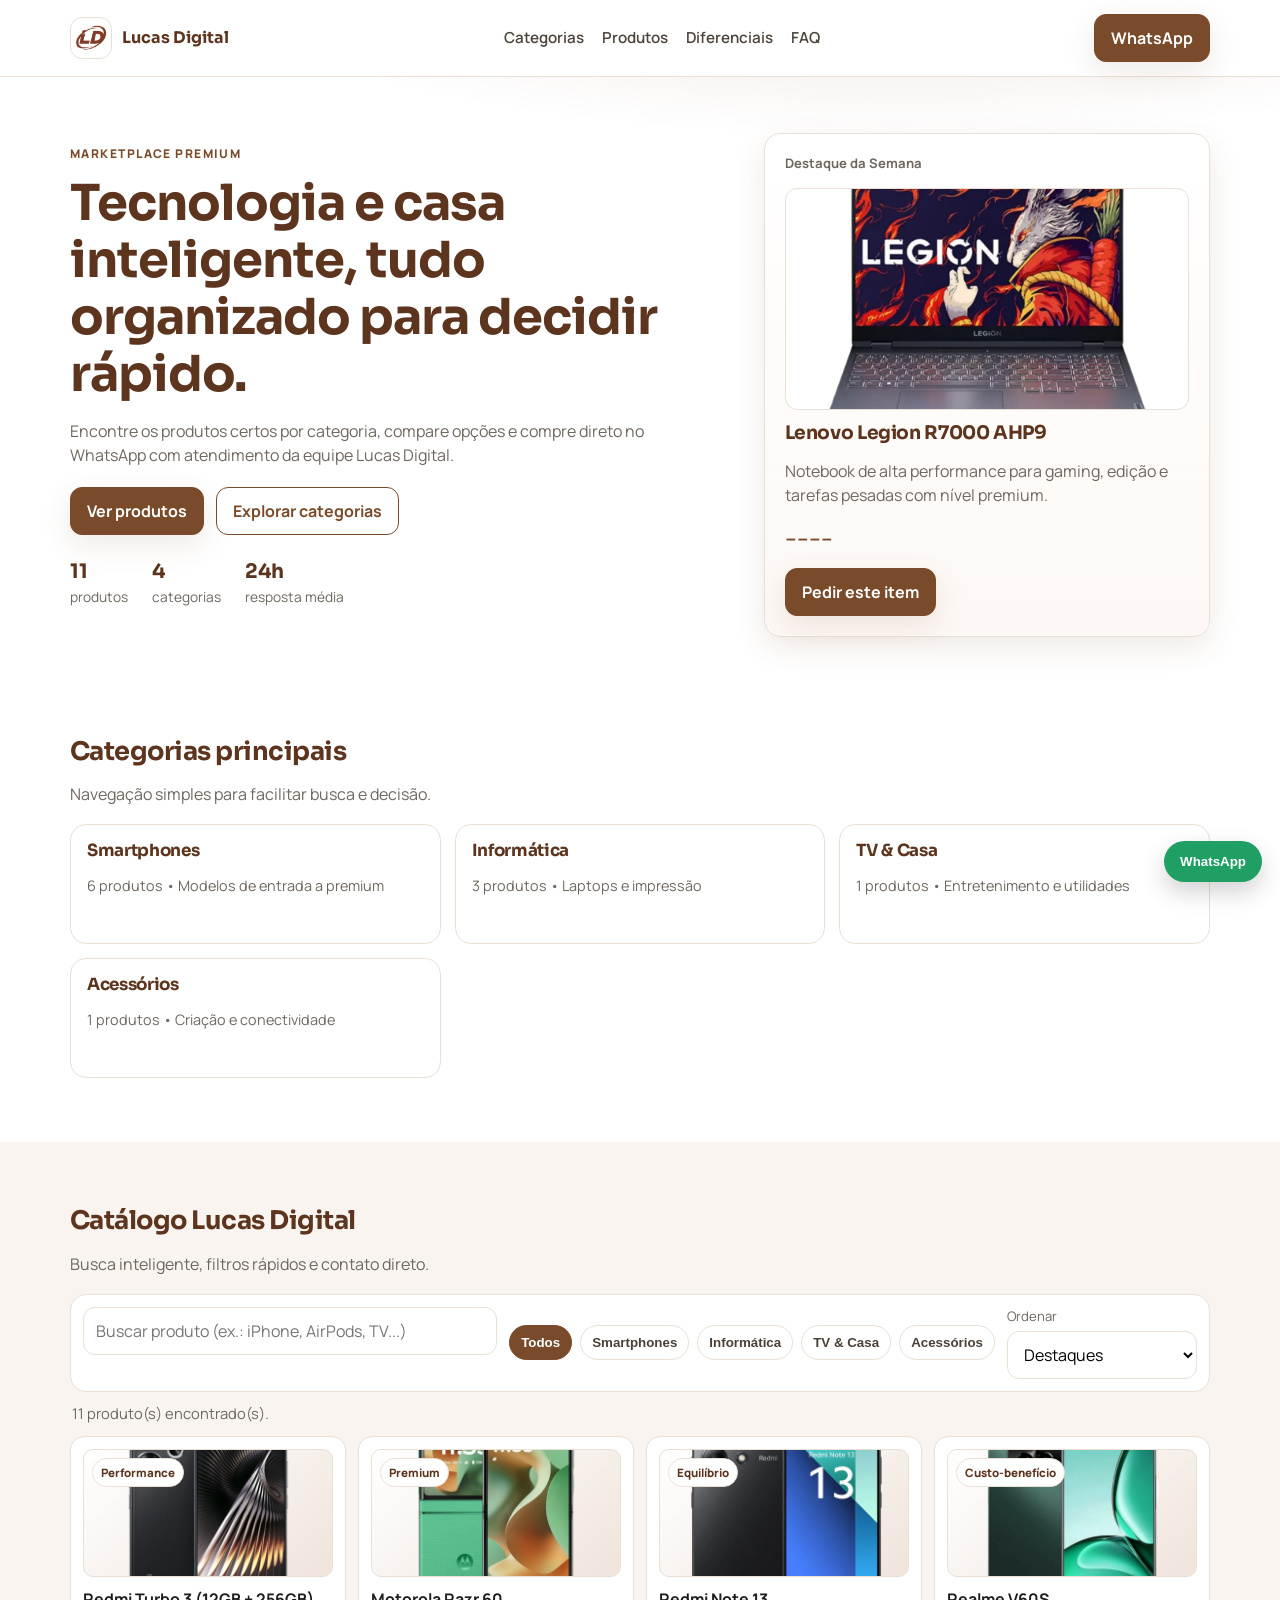
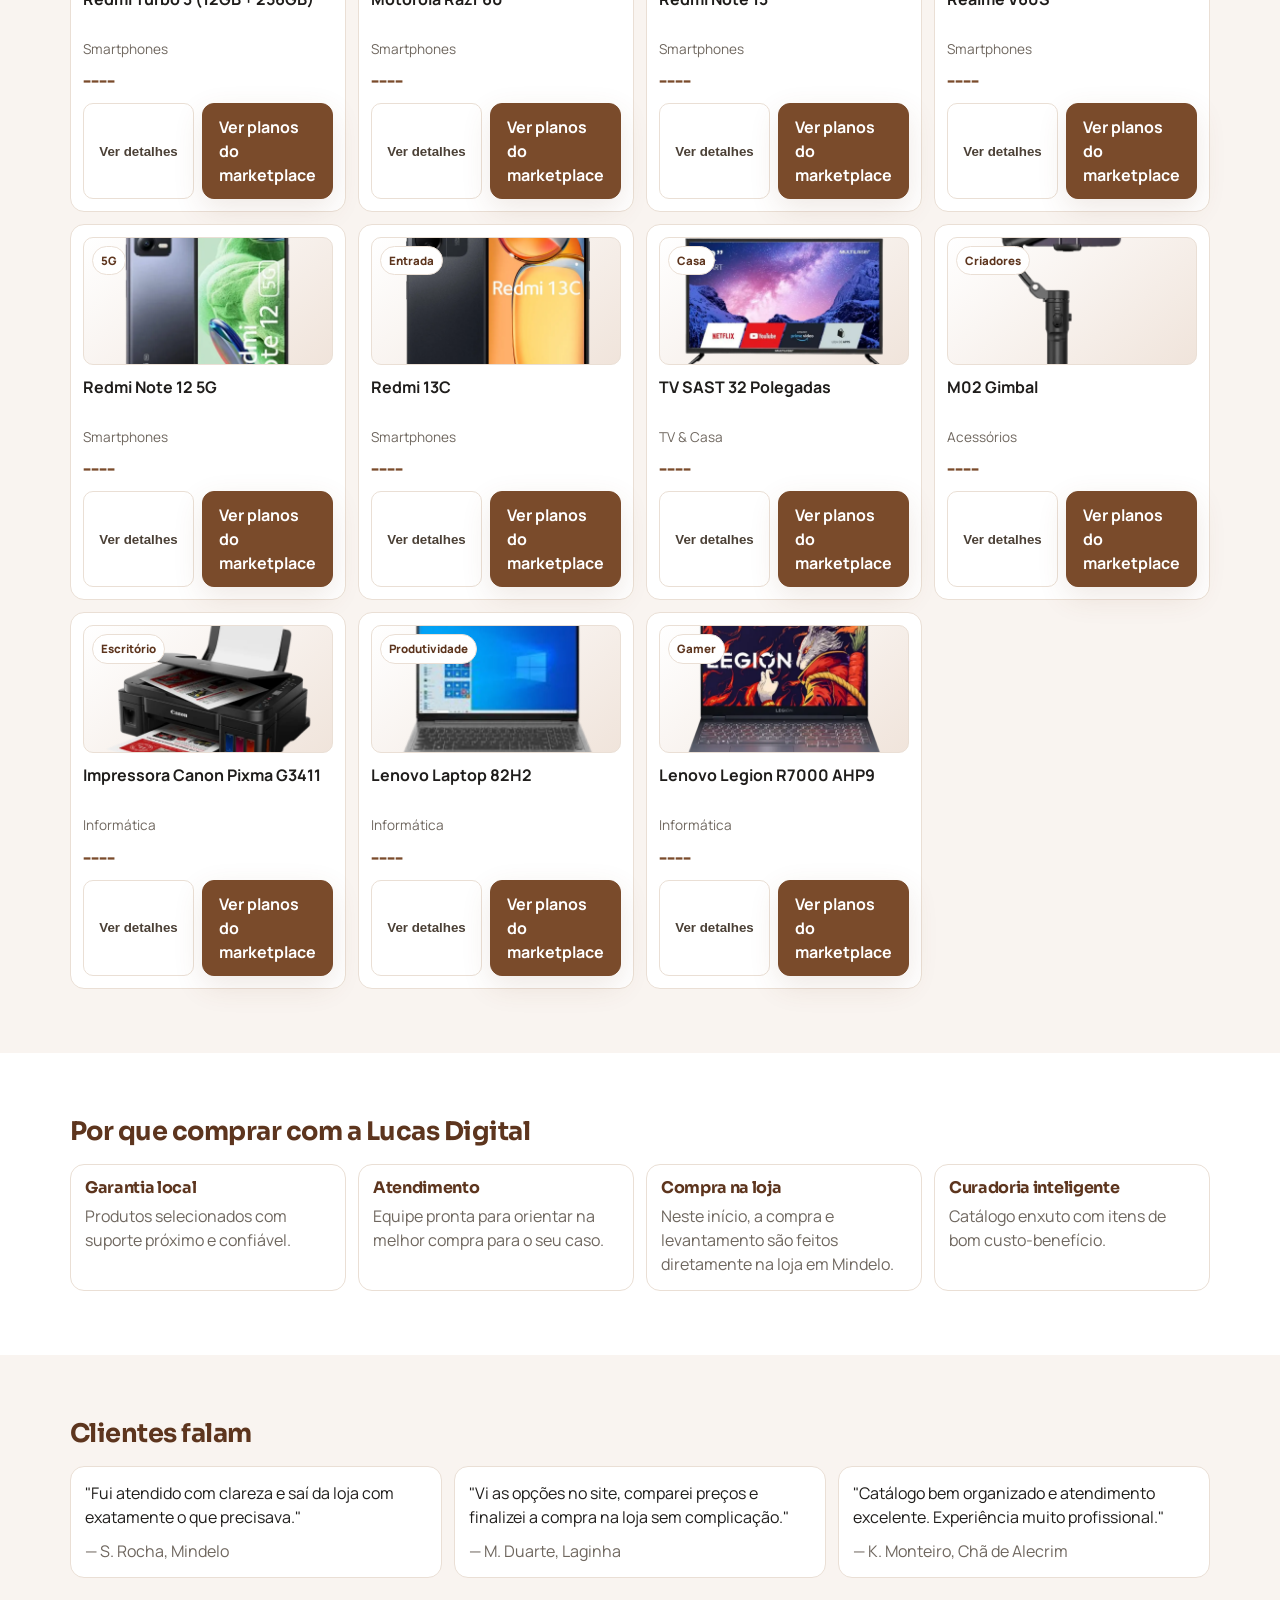
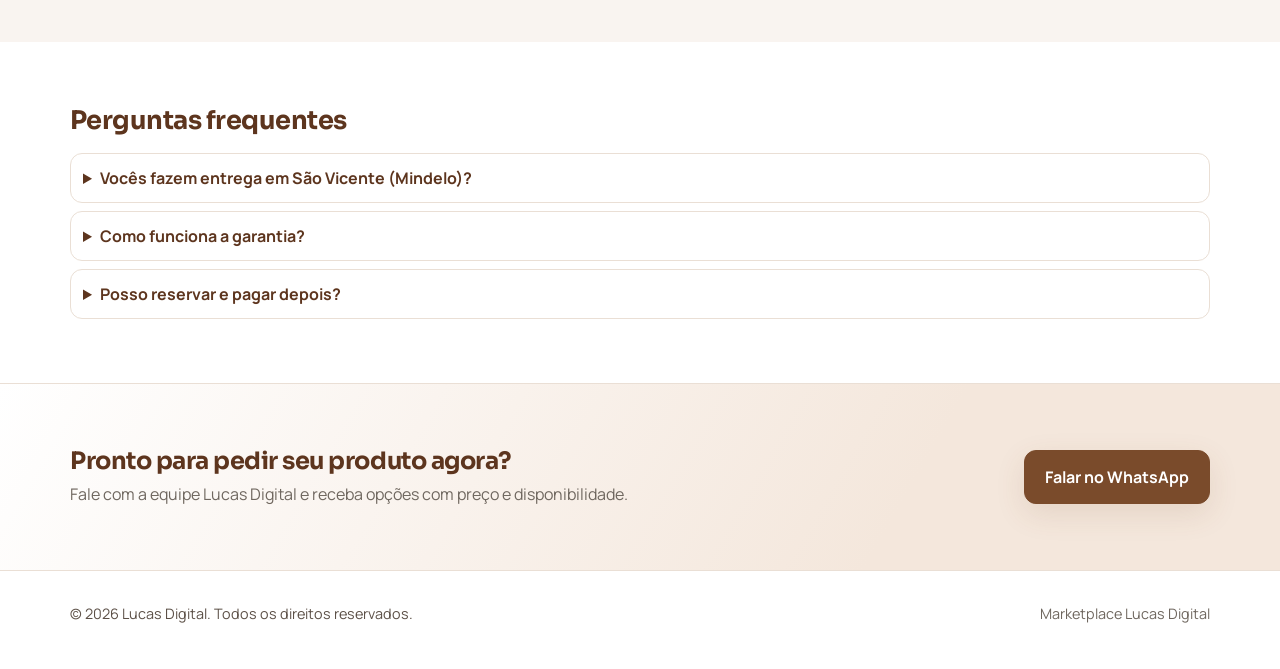
<file: index.html>
﻿<!doctype html>
<html lang="pt-BR">
<head>
  <meta charset="utf-8" />
  <meta name="viewport" content="width=device-width, initial-scale=1" />
  <title>Lucas Digital | Marketplace Premium</title>
  <meta name="description" content="Marketplace premium da Lucas Digital com eletrônicos, acessórios e casa inteligente." />
  <link rel="preconnect" href="https://fonts.googleapis.com">
  <link rel="preconnect" href="https://fonts.gstatic.com" crossorigin>
  <link href="https://fonts.googleapis.com/css2?family=Sora:wght@400;500;600;700;800&family=Manrope:wght@400;500;700&display=swap" rel="stylesheet">
  <link rel="stylesheet" href="./styles.css" />
</head>
<body>
  <header class="topbar">
    <div class="container nav">
      <a href="#" class="brand" aria-label="Lucas Digital Home">
        <img class="brand-logo" src="./assets/brand/logo-lucas-digital.webp" alt="Logo Lucas Digital" loading="eager" decoding="async" />
        <span class="brand-name">Lucas Digital</span>
      </a>
      <nav class="menu" aria-label="Navegação principal">
        <a href="#categorias">Categorias</a>
        <a href="#produtos">Produtos</a>
        <a href="#diferenciais">Diferenciais</a>
        <a href="#faq">FAQ</a>
      </nav>
      <a class="btn btn-solid" id="waTop" href="#" target="_blank" rel="noopener">WhatsApp</a>
    </div>
  </header>

  <main>
    <section class="hero">
      <div class="container hero-grid">
        <div>
          <p class="eyebrow">MARKETPLACE PREMIUM</p>
          <h1>Tecnologia e casa inteligente, tudo organizado para decidir rápido.</h1>
          <p class="lead">Encontre os produtos certos por categoria, compare opções e compre direto no WhatsApp com atendimento da equipe Lucas Digital.</p>
          <div class="hero-actions">
            <a href="#produtos" class="btn btn-solid">Ver produtos</a>
            <a href="#categorias" class="btn btn-ghost">Explorar categorias</a>
          </div>
          <ul class="mini-stats">
            <li><strong id="statProducts">0</strong><span>produtos</span></li>
            <li><strong>4</strong><span>categorias</span></li>
            <li><strong>24h</strong><span>resposta média</span></li>
          </ul>
        </div>
        <aside class="hero-card" aria-label="Destaque da semana">
          <p class="card-label">Destaque da Semana</p>
          <div class="hero-card-media">
            <img src="./assets/products/Lenovo Legion R7000 AHP9.webp" alt="Lenovo Legion R7000 AHP9" loading="lazy" decoding="async" />
          </div>
          <h3>Lenovo Legion R7000 AHP9</h3>
          <p>Notebook de alta performance para gaming, edição e tarefas pesadas com nível premium.</p>
          <div class="hero-price">----</div>
          <a id="waHighlight" href="#" class="btn btn-solid" target="_blank" rel="noopener">Pedir este item</a>
        </aside>
      </div>
    </section>

    <section id="categorias" class="section">
      <div class="container">
        <div class="section-head">
          <h2>Categorias principais</h2>
          <p>Navegação simples para facilitar busca e decisão.</p>
        </div>
        <div class="category-grid" id="categoryGrid"></div>
      </div>
    </section>

    <section id="produtos" class="section section-soft">
      <div class="container">
        <div class="section-head">
          <h2>Catálogo Lucas Digital</h2>
          <p>Busca inteligente, filtros rápidos e contato direto.</p>
        </div>

        <div class="toolbar" role="region" aria-label="Filtros e busca">
          <div class="search-wrap">
            <input id="searchInput" type="search" placeholder="Buscar produto (ex.: iPhone, AirPods, TV...)" />
          </div>
          <div class="filters" id="filterButtons"></div>
          <div class="sort-wrap">
            <label for="sortSelect">Ordenar</label>
            <select id="sortSelect">
              <option value="featured">Destaques</option>
              <option value="price-asc">Menor preço</option>
              <option value="price-desc">Maior preço</option>
              <option value="name-asc">Nome A-Z</option>
            </select>
          </div>
        </div>

        <div class="result-line" id="resultLine"></div>
        <div class="products-grid" id="productsGrid"></div>
      </div>
    </section>

    <section id="diferenciais" class="section">
      <div class="container">
        <div class="section-head">
          <h2>Por que comprar com a Lucas Digital</h2>
        </div>
        <div class="trust-grid">
          <article><h3>Garantia local</h3><p>Produtos selecionados com suporte próximo e confiável.</p></article>
          <article><h3>Atendimento</h3><p>Equipe pronta para orientar na melhor compra para o seu caso.</p></article>
          <article><h3>Compra na loja</h3><p>Neste início, a compra e levantamento são feitos diretamente na loja em Mindelo.</p></article>
          <article><h3>Curadoria inteligente</h3><p>Catálogo enxuto com itens de bom custo-benefício.</p></article>
        </div>
      </div>
    </section>

    <section class="section section-soft">
      <div class="container">
        <div class="section-head">
          <h2>Clientes falam</h2>
        </div>
        <div class="reviews-grid">
          <blockquote>"Fui atendido com clareza e saí da loja com exatamente o que precisava."<cite>— S. Rocha, Mindelo</cite></blockquote>
          <blockquote>"Vi as opções no site, comparei preços e finalizei a compra na loja sem complicação."<cite>— M. Duarte, Laginha</cite></blockquote>
          <blockquote>"Catálogo bem organizado e atendimento excelente. Experiência muito profissional."<cite>— K. Monteiro, Chã de Alecrim</cite></blockquote>
        </div>
      </div>
    </section>

    <section id="faq" class="section">
      <div class="container">
        <div class="section-head">
          <h2>Perguntas frequentes</h2>
        </div>
        <div class="faq">
          <details>
            <summary>Vocês fazem entrega em São Vicente (Mindelo)?</summary>
            <p>Neste momento, não fazemos entrega. A compra e levantamento são diretamente na loja em Mindelo.</p>
          </details>
          <details>
            <summary>Como funciona a garantia?</summary>
            <p>Itens selecionados possuem garantia local e suporte via WhatsApp com orientações claras.</p>
          </details>
          <details>
            <summary>Posso reservar e pagar depois?</summary>
            <p>Sim, em muitos casos é possível reservar por um período curto. Confirmamos condições no atendimento.</p>
          </details>
        </div>
      </div>
    </section>

    <section class="section cta-band">
      <div class="container cta-row">
        <div>
          <h2>Pronto para pedir seu produto agora?</h2>
          <p>Fale com a equipe Lucas Digital e receba opções com preço e disponibilidade.</p>
        </div>
        <a id="waBottom" class="btn btn-solid btn-lg" href="#" target="_blank" rel="noopener">Falar no WhatsApp</a>
      </div>
    </section>
  </main>

  <footer class="footer">
    <div class="container footer-row">
      <p>© <span id="year"></span> Lucas Digital. Todos os direitos reservados.</p>
      <p class="muted">Marketplace Lucas Digital</p>
    </div>
  </footer>

  <button id="waFloat" class="wa-float" aria-label="Abrir WhatsApp">WhatsApp</button>

  <dialog id="productModal" class="product-modal">
    <form method="dialog">
      <button class="modal-close" aria-label="Fechar">×</button>
    </form>
    <div id="modalContent"></div>
  </dialog>

  <script src="./script.js"></script>
</body>
</html>
</file>
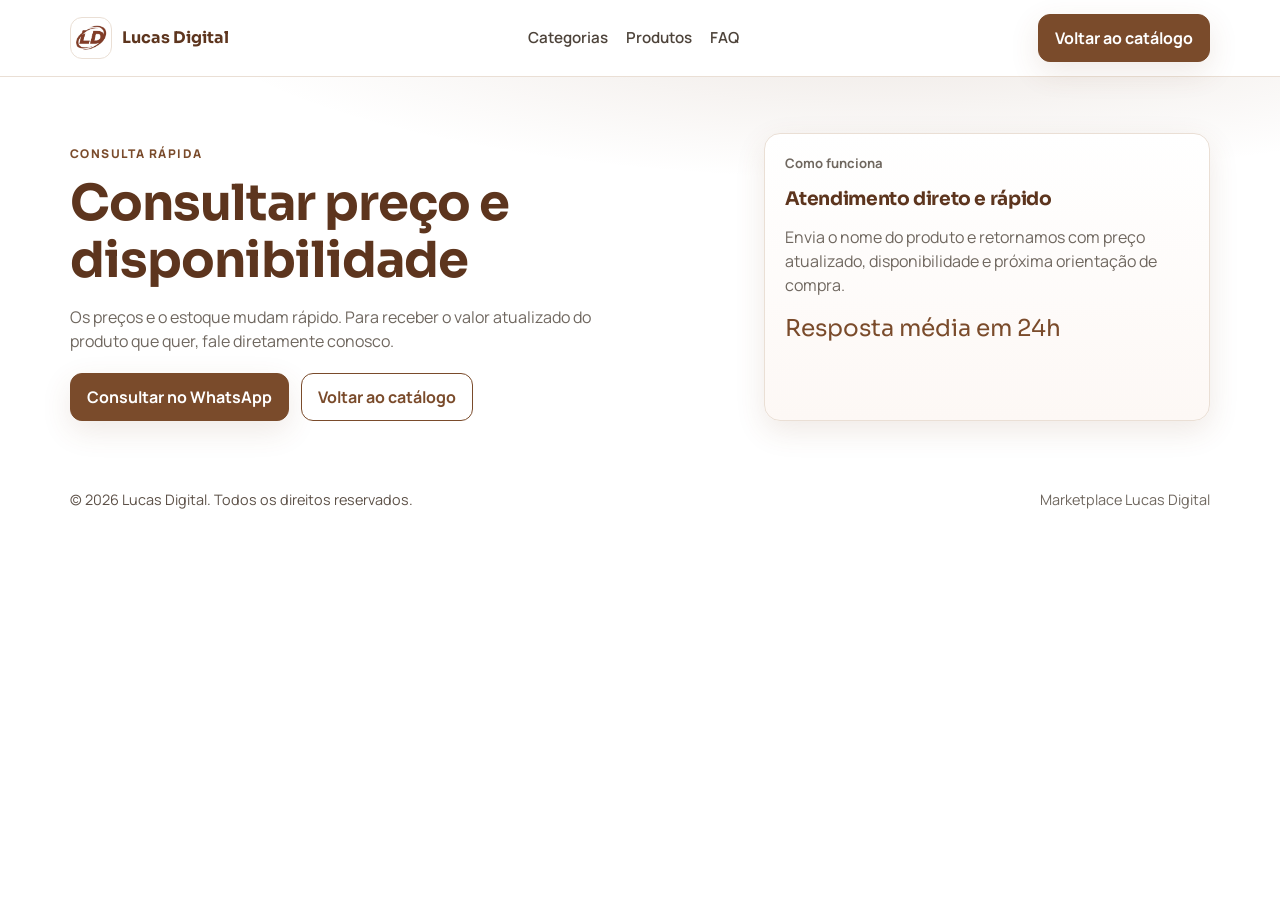
<file: consultar-precos.html>
﻿<!doctype html>
<html lang="pt-BR">
<head>
  <meta charset="utf-8" />
  <meta name="viewport" content="width=device-width, initial-scale=1" />
  <title>Lucas Digital | Consultar preços</title>
  <meta name="description" content="Consulte disponibilidade e preços atualizados dos produtos da Lucas Digital." />
  <link rel="preconnect" href="https://fonts.googleapis.com">
  <link rel="preconnect" href="https://fonts.gstatic.com" crossorigin>
  <link href="https://fonts.googleapis.com/css2?family=Sora:wght@400;500;600;700;800&family=Manrope:wght@400;500;700&display=swap" rel="stylesheet">
  <link rel="stylesheet" href="./styles.css" />
</head>
<body>
  <header class="topbar">
    <div class="container nav">
      <a href="./index.html" class="brand" aria-label="Lucas Digital Home">
        <img class="brand-logo" src="./assets/brand/logo-lucas-digital.webp" alt="Logo Lucas Digital" loading="eager" decoding="async" />
        <span class="brand-name">Lucas Digital</span>
      </a>
      <nav class="menu" aria-label="Navegação principal">
        <a href="./index.html#categorias">Categorias</a>
        <a href="./index.html#produtos">Produtos</a>
        <a href="./index.html#faq">FAQ</a>
      </nav>
      <a class="btn btn-solid" href="./index.html">Voltar ao catálogo</a>
    </div>
  </header>

  <main>
    <section class="hero">
      <div class="container hero-grid">
        <div>
          <p class="eyebrow">CONSULTA RÁPIDA</p>
          <h1>Consultar preço e disponibilidade</h1>
          <p class="lead">Os preços e o estoque mudam rápido. Para receber o valor atualizado do produto que quer, fale diretamente conosco.</p>
          <div class="hero-actions">
            <a class="btn btn-solid" target="_blank" rel="noopener" href="https://wa.me/2389554721?text=Ol%C3%A1%2C%20tenho%20interesse%20nos%20produtos%20da%20Lucas%20Digital%20e%20quero%20consultar%20pre%C3%A7os%20e%20disponibilidade.">Consultar no WhatsApp</a>
            <a class="btn btn-ghost" href="./index.html">Voltar ao catálogo</a>
          </div>
        </div>
        <aside class="hero-card" aria-label="Como funciona">
          <p class="card-label">Como funciona</p>
          <h3>Atendimento direto e rápido</h3>
          <p>Envia o nome do produto e retornamos com preço atualizado, disponibilidade e próxima orientação de compra.</p>
          <div class="hero-price">Resposta média em 24h</div>
        </aside>
      </div>
    </section>
  </main>

  <footer class="footer">
    <div class="container footer-row">
      <p>© <span id="year"></span> Lucas Digital. Todos os direitos reservados.</p>
      <p class="muted">Marketplace Lucas Digital</p>
    </div>
  </footer>

  <script>
    document.getElementById('year').textContent = new Date().getFullYear();
  </script>
</body>
</html>
</file>
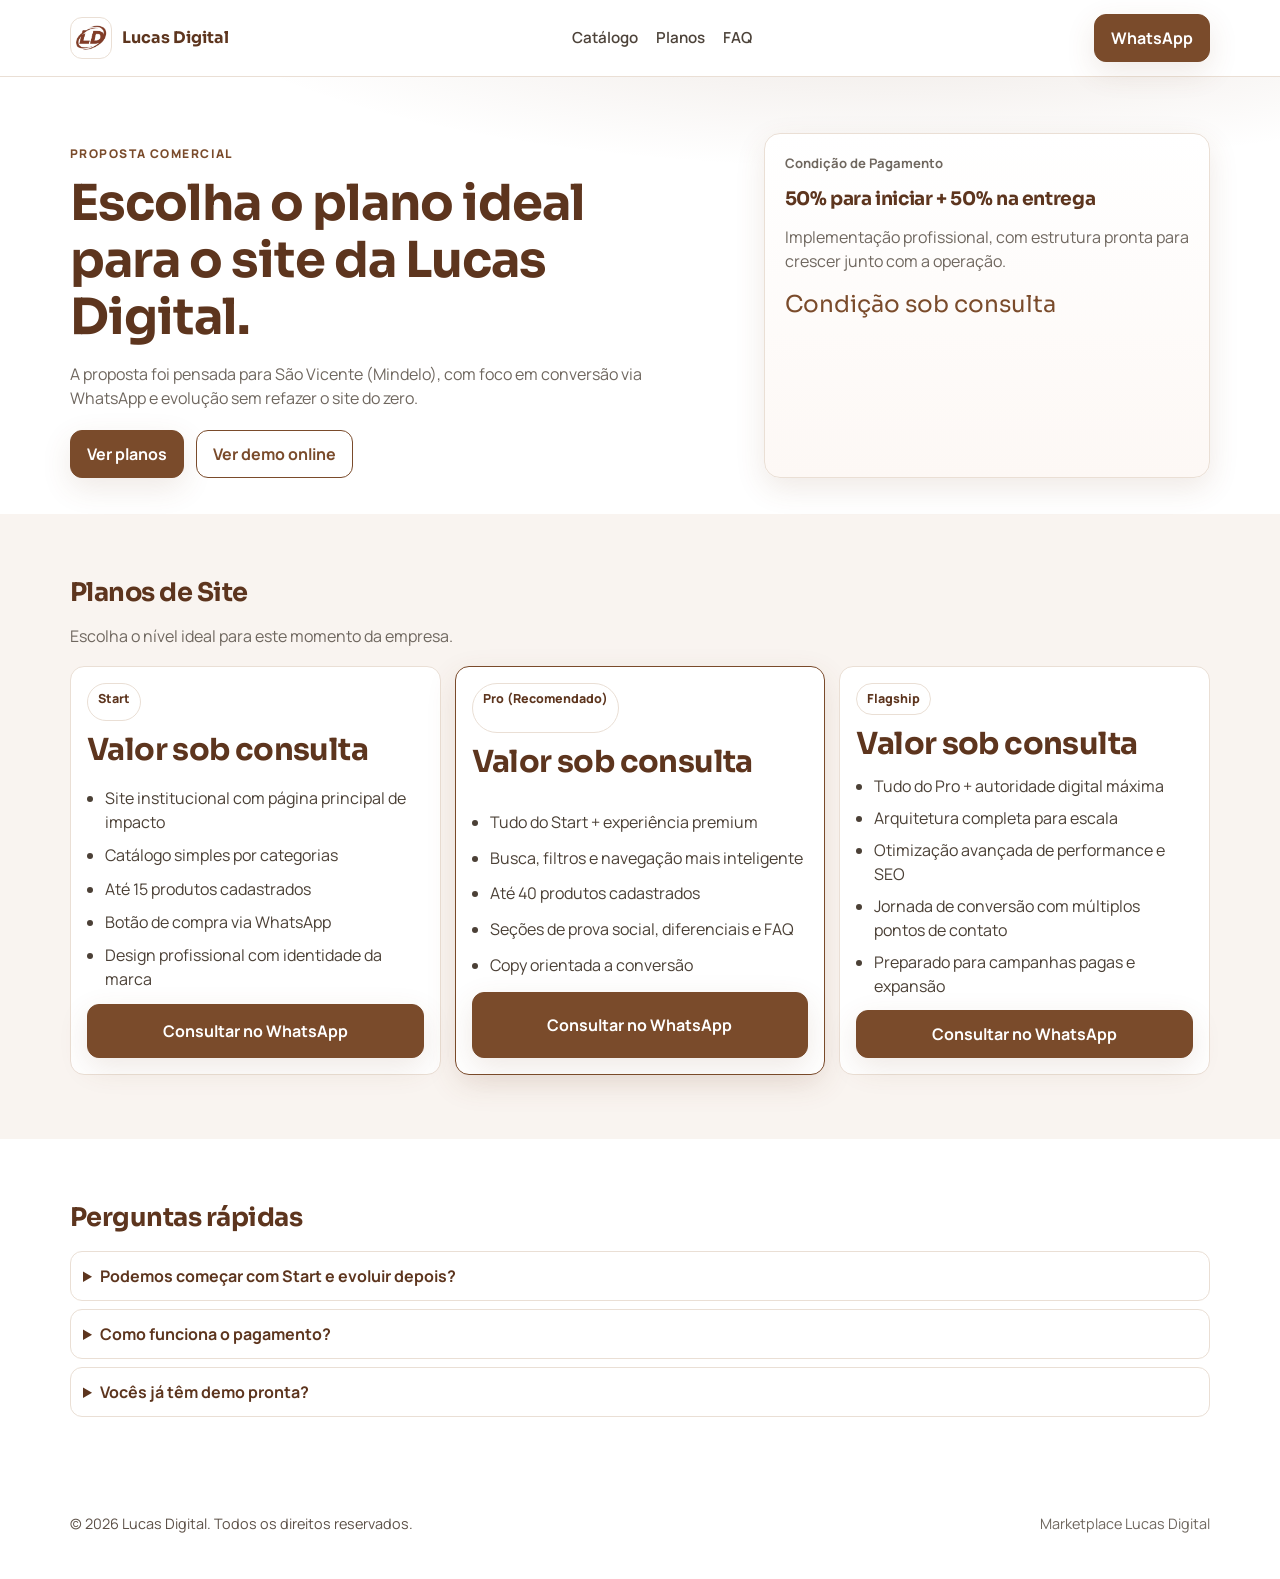
<file: planos.html>
﻿<!doctype html>
<html lang="pt-BR">
<head>
  <meta charset="utf-8" />
  <meta name="viewport" content="width=device-width, initial-scale=1" />
  <title>Lucas Digital | Planos de Site</title>
  <meta name="description" content="Escolha o plano ideal de site para a Lucas Digital: Start, Pro ou Flagship." />
  <link rel="preconnect" href="https://fonts.googleapis.com">
  <link rel="preconnect" href="https://fonts.gstatic.com" crossorigin>
  <link href="https://fonts.googleapis.com/css2?family=Sora:wght@400;500;600;700;800&family=Manrope:wght@400;500;700&display=swap" rel="stylesheet">
  <link rel="stylesheet" href="./styles.css" />
</head>
<body>
  <header class="topbar">
    <div class="container nav">
      <a href="./index.html" class="brand" aria-label="Lucas Digital Home">
        <img class="brand-logo" src="./assets/brand/logo-lucas-digital.webp" alt="Logo Lucas Digital" loading="eager" decoding="async" />
        <span class="brand-name">Lucas Digital</span>
      </a>
      <nav class="menu" aria-label="Navegação principal">
        <a href="./index.html#produtos">Catálogo</a>
        <a href="#planos">Planos</a>
        <a href="#faq-planos">FAQ</a>
      </nav>
      <a class="btn btn-solid" href="https://wa.me/2389554721?text=Ol%C3%A1%20Fabr%C3%ADcio%20Tanaia!%20Quero%20falar%20sobre%20o%20site." target="_blank" rel="noopener">WhatsApp</a>
    </div>
  </header>

  <main>
    <section class="hero">
      <div class="container hero-grid">
        <div>
          <p class="eyebrow">PROPOSTA COMERCIAL</p>
          <h1>Escolha o plano ideal para o site da Lucas Digital.</h1>
          <p class="lead">A proposta foi pensada para São Vicente (Mindelo), com foco em conversão via WhatsApp e evolução sem refazer o site do zero.</p>
          <div class="hero-actions">
            <a href="#planos" class="btn btn-solid">Ver planos</a>
            <a href="./index.html" class="btn btn-ghost">Ver demo online</a>
          </div>
        </div>
        <aside class="hero-card" aria-label="Condição comercial">
          <p class="card-label">Condição de Pagamento</p>
          <h3>50% para iniciar + 50% na entrega</h3>
          <p>Implementação profissional, com estrutura pronta para crescer junto com a operação.</p>
          <div class="hero-price">Condição sob consulta</div>
        </aside>
      </div>
    </section>

    <section id="planos" class="section section-soft">
      <div class="container">
        <div class="section-head">
          <h2>Planos de Site</h2>
          <p>Escolha o nível ideal para este momento da empresa.</p>
        </div>

        <div class="pricing-grid">
          <article class="pricing-card">
            <p class="pricing-tag">Start</p>
            <h3>Valor sob consulta</h3>
            <ul class="pricing-list">
              <li>Site institucional com página principal de impacto</li>
              <li>Catálogo simples por categorias</li>
              <li>Até 15 produtos cadastrados</li>
              <li>Botão de compra via WhatsApp</li>
              <li>Design profissional com identidade da marca</li>
            </ul>
            <a class="btn btn-solid" target="_blank" rel="noopener" href="https://wa.me/2389554721?text=Ol%C3%A1%20Fabr%C3%ADcio%20Tanaia!%20Vi%20os%20planos%20do%20marketplace%20e%20quero%20consultar%20a%20melhor%20op%C3%A7%C3%A3o%20para%20a%20Lucas%20Digital.">Consultar no WhatsApp</a>
          </article>

          <article class="pricing-card pricing-card-featured">
            <p class="pricing-tag">Pro (Recomendado)</p>
            <h3>Valor sob consulta</h3>
            <ul class="pricing-list">
              <li>Tudo do Start + experiência premium</li>
              <li>Busca, filtros e navegação mais inteligente</li>
              <li>Até 40 produtos cadastrados</li>
              <li>Seções de prova social, diferenciais e FAQ</li>
              <li>Copy orientada a conversão</li>
            </ul>
            <a class="btn btn-solid" target="_blank" rel="noopener" href="https://wa.me/2389554721?text=Ol%C3%A1%20Fabr%C3%ADcio%20Tanaia!%20Vi%20os%20planos%20do%20marketplace%20e%20quero%20consultar%20a%20melhor%20op%C3%A7%C3%A3o%20para%20a%20Lucas%20Digital.">Consultar no WhatsApp</a>
          </article>

          <article class="pricing-card">
            <p class="pricing-tag">Flagship</p>
            <h3>Valor sob consulta</h3>
            <ul class="pricing-list">
              <li>Tudo do Pro + autoridade digital máxima</li>
              <li>Arquitetura completa para escala</li>
              <li>Otimização avançada de performance e SEO</li>
              <li>Jornada de conversão com múltiplos pontos de contato</li>
              <li>Preparado para campanhas pagas e expansão</li>
            </ul>
            <a class="btn btn-solid" target="_blank" rel="noopener" href="https://wa.me/2389554721?text=Ol%C3%A1%20Fabr%C3%ADcio%20Tanaia!%20Vi%20os%20planos%20do%20marketplace%20e%20quero%20consultar%20a%20melhor%20op%C3%A7%C3%A3o%20para%20a%20Lucas%20Digital.">Consultar no WhatsApp</a>
          </article>
        </div>
      </div>
    </section>

    <section id="faq-planos" class="section">
      <div class="container">
        <div class="section-head">
          <h2>Perguntas rápidas</h2>
        </div>
        <div class="faq">
          <details>
            <summary>Podemos começar com Start e evoluir depois?</summary>
            <p>Sim. O projeto já é estruturado para facilitar upgrades sem refazer o site do zero.</p>
          </details>
          <details>
            <summary>Como funciona o pagamento?</summary>
            <p>50% na aprovação para iniciar e 50% na entrega final.</p>
          </details>
          <details>
            <summary>Vocês já têm demo pronta?</summary>
            <p>Sim. A demo funcional está publicada e pode ser validada no encontro presencial.</p>
          </details>
        </div>
      </div>
    </section>
  </main>

  <footer class="footer">
    <div class="container footer-row">
      <p>© <span id="year"></span> Lucas Digital. Todos os direitos reservados.</p>
      <p class="muted">Marketplace Lucas Digital</p>
    </div>
  </footer>

  <script>
    document.getElementById('year').textContent = new Date().getFullYear();
  </script>
</body>
</html>
</file>
<file: styles.css>
﻿:root {
  --bg: #ffffff;
  --bg-soft: #f9f4f0;
  --brand: #7a4b2b;
  --brand-strong: #5d351e;
  --line: #eadfd5;
  --text: #1f1d1b;
  --muted: #6f675f;
  --ok: #2b7a4b;
  --radius: 16px;
  --shadow: 0 10px 30px rgba(122, 75, 43, 0.12);
}

* { box-sizing: border-box; }
html, body { margin: 0; padding: 0; background: var(--bg); color: var(--text); }
body { font-family: Manrope, -apple-system, BlinkMacSystemFont, "Segoe UI", sans-serif; line-height: 1.5; }
h1, h2, h3 { font-family: Sora, Manrope, sans-serif; letter-spacing: -0.02em; line-height: 1.15; margin: 0; }
a { color: inherit; }

.container { width: min(1140px, calc(100% - 2.2rem)); margin: 0 auto; }
.section { padding: 64px 0; }
.section-soft { background: var(--bg-soft); }

.topbar {
  position: sticky;
  top: 0;
  z-index: 40;
  backdrop-filter: blur(8px);
  background: rgba(255, 255, 255, 0.86);
  border-bottom: 1px solid var(--line);
}
.nav { display: flex; align-items: center; justify-content: space-between; gap: 20px; min-height: 76px; }
.brand { display: inline-flex; align-items: center; gap: 10px; text-decoration: none; }
.brand-logo {
  width: 42px;
  height: 42px;
  border-radius: 12px;
  object-fit: cover;
  display: block;
  border: 1px solid var(--line);
  background: #fff;
}
.brand-name { font-family: Sora, sans-serif; font-weight: 700; color: var(--brand-strong); }

.menu { display: flex; gap: 18px; }
.menu a { text-decoration: none; color: #4d433a; font-weight: 600; font-size: 0.95rem; }
.menu a:hover { color: var(--brand); }

.btn {
  display: inline-flex; align-items: center; justify-content: center;
  border-radius: 12px; padding: 11px 16px; font-weight: 700;
  border: 1px solid var(--brand); text-decoration: none; cursor: pointer;
  transition: transform .2s ease, box-shadow .2s ease, background .2s ease;
}
.btn:hover { transform: translateY(-1px); }
.btn-solid { background: var(--brand); color: #fff; box-shadow: var(--shadow); }
.btn-solid:hover { background: var(--brand-strong); }
.btn-ghost { background: #fff; color: var(--brand); }
.btn-lg { padding: 14px 20px; font-size: 1rem; }

.hero {
  padding: 56px 0 36px;
  background: radial-gradient(1200px 300px at 70% -20%, rgba(122,75,43,.15), transparent 60%);
}
.hero-grid { display: grid; grid-template-columns: 1.2fr .8fr; gap: 24px; align-items: stretch; }
.eyebrow { color: var(--brand); font-weight: 800; letter-spacing: .12em; font-size: .75rem; margin-bottom: 12px; }
.hero h1 { font-size: clamp(1.9rem, 4vw, 3.1rem); color: var(--brand-strong); margin-bottom: 12px; max-width: 16ch; }
.lead { color: var(--muted); max-width: 58ch; margin-bottom: 20px; }
.hero-actions { display: flex; gap: 12px; flex-wrap: wrap; }

.mini-stats {
  list-style: none; padding: 0; margin: 22px 0 0;
  display: flex; gap: 24px; flex-wrap: wrap;
}
.mini-stats li { display: grid; }
.mini-stats strong { font-family: Sora, sans-serif; font-size: 1.25rem; color: var(--brand-strong); }
.mini-stats span { color: var(--muted); font-size: .86rem; }

.hero-card {
  background: linear-gradient(180deg, #fff, #fdf8f5);
  border: 1px solid var(--line);
  border-radius: var(--radius);
  padding: 20px;
  box-shadow: var(--shadow);
}
.card-label { margin: 0 0 6px; color: var(--brand); font-weight: 700; font-size: .82rem; }
.hero-card h3 { margin-bottom: 8px; color: var(--brand-strong); }
.hero-card p { color: var(--muted); margin-bottom: 14px; }
.hero-card-media {
  margin: 8px 0 12px;
  border: 1px solid var(--line);
  border-radius: 12px;
  overflow: hidden;
  background: #fff;
}
.hero-card-media img {
  width: 100%;
  max-height: 220px;
  object-fit: cover;
  display: block;
}
.hero-price { font-size: 1.45rem; font-family: Sora, sans-serif; margin-bottom: 12px; color: var(--brand); }

.section-head { margin-bottom: 18px; }
.section-head h2 { color: var(--brand-strong); font-size: clamp(1.4rem, 2vw, 2rem); margin-bottom: 8px; }
.section-head p { color: var(--muted); }

.category-grid { display: grid; grid-template-columns: repeat(3, 1fr); gap: 14px; }
.category-card {
  border: 1px solid var(--line); border-radius: var(--radius);
  background: #fff; padding: 16px; min-height: 120px;
}
.category-card h3 { font-size: 1.05rem; color: var(--brand-strong); margin-bottom: 6px; }
.category-meta { color: var(--muted); font-size: .9rem; }

.toolbar {
  display: grid; grid-template-columns: 1fr auto auto; gap: 12px;
  border: 1px solid var(--line); background: #fff; border-radius: var(--radius); padding: 12px;
}
.search-wrap input, .sort-wrap select {
  width: 100%; border: 1px solid var(--line); border-radius: 12px;
  padding: 11px 12px; font: inherit; background: #fff;
}
.sort-wrap { min-width: 190px; display: grid; gap: 4px; }
.sort-wrap label { font-size: .82rem; color: var(--muted); }
.filters { display: flex; align-items: center; gap: 8px; flex-wrap: wrap; }
.filter-btn {
  padding: 9px 11px; border: 1px solid var(--line); border-radius: 999px;
  background: #fff; color: #4b4036; font-weight: 700; cursor: pointer;
}
.filter-btn.active { background: var(--brand); border-color: var(--brand); color: #fff; }

.result-line { color: var(--muted); margin: 10px 2px 2px; font-size: .92rem; }

.products-grid { display: grid; grid-template-columns: repeat(4, 1fr); gap: 12px; margin-top: 12px; }
.product-card {
  border: 1px solid var(--line); border-radius: 14px; background: #fff;
  padding: 12px; display: grid; gap: 10px;
}
.product-thumb {
  height: 128px; border-radius: 10px; border: 1px solid var(--line);
  background: linear-gradient(140deg, #fff, #f0e4db);
  position: relative; overflow: hidden;
}
.product-image {
  width: 100%;
  height: 100%;
  object-fit: cover;
  display: block;
}
.product-badge {
  position: absolute; top: 8px; left: 8px;
  padding: 5px 8px; border-radius: 999px; background: #fff; border: 1px solid var(--line);
  font-size: .72rem; font-weight: 800; color: var(--brand-strong);
}
.product-name { font-weight: 700; min-height: 42px; }
.product-meta { color: var(--muted); font-size: .85rem; }
.product-price { font-family: Sora, sans-serif; color: var(--brand); font-weight: 700; }
.product-actions { display: grid; grid-template-columns: 1fr 1fr; gap: 8px; }
.btn-light {
  border: 1px solid var(--line); background: #fff; color: #4b4036;
  border-radius: 10px; font-weight: 700; padding: 10px; cursor: pointer;
}
.btn-light:hover { border-color: var(--brand); color: var(--brand); }

.trust-grid {
  display: grid; grid-template-columns: repeat(4, 1fr); gap: 12px;
}
.trust-grid article {
  border: 1px solid var(--line); border-radius: 14px; background: #fff; padding: 14px;
}
.trust-grid h3 { font-size: 1rem; color: var(--brand-strong); margin-bottom: 6px; }
.trust-grid p { margin: 0; color: var(--muted); }

.reviews-grid { display: grid; grid-template-columns: repeat(3, 1fr); gap: 12px; }
.reviews-grid blockquote {
  margin: 0; border: 1px solid var(--line); border-radius: 14px; background: #fff; padding: 14px;
}
.reviews-grid cite { display: block; margin-top: 10px; color: var(--muted); font-style: normal; }

.faq { display: grid; gap: 8px; }
.faq details {
  border: 1px solid var(--line); border-radius: 12px; background: #fff; padding: 12px;
}
.faq summary { cursor: pointer; font-weight: 700; color: var(--brand-strong); }
.faq p { color: var(--muted); margin: 8px 0 2px; }

.cta-band {
  background: linear-gradient(120deg, #fff, #f4e7dc 70%);
  border-top: 1px solid var(--line);
  border-bottom: 1px solid var(--line);
}
.cta-row { display: flex; align-items: center; justify-content: space-between; gap: 16px; }
.cta-row h2 { color: var(--brand-strong); margin-bottom: 6px; }
.cta-row p { margin: 0; color: var(--muted); }

.footer { padding: 18px 0 30px; }
.footer-row { display: flex; justify-content: space-between; gap: 10px; color: #5c5047; font-size: .9rem; }
.muted { color: var(--muted); }

.wa-float {
  position: fixed; right: 18px; bottom: 18px; z-index: 50;
  border: none; border-radius: 999px; padding: 13px 16px;
  background: #1f9f63; color: #fff; font-weight: 800; cursor: pointer;
  box-shadow: 0 10px 24px rgba(0,0,0,.18);
}

.product-modal {
  border: 1px solid var(--line); border-radius: 16px; width: min(560px, calc(100% - 1.2rem));
  padding: 18px; box-shadow: 0 20px 50px rgba(0,0,0,.18);
}
.product-modal::backdrop { background: rgba(20, 14, 10, 0.45); }
.modal-close {
  position: absolute; right: 10px; top: 10px; border: 1px solid var(--line); border-radius: 999px;
  width: 34px; height: 34px; font-size: 1.2rem; cursor: pointer; background: #fff;
}
.modal-grid { display: grid; gap: 10px; }
.modal-image-wrap {
  border: 1px solid var(--line);
  border-radius: 12px;
  overflow: hidden;
  background: #fff;
}
.modal-image {
  width: 100%;
  max-height: 260px;
  object-fit: contain;
  display: block;
  background: #fff;
}
.modal-price { color: var(--brand); font-family: Sora, sans-serif; font-size: 1.35rem; font-weight: 800; }

@media (max-width: 1000px) {
  .hero-grid { grid-template-columns: 1fr; }
  .category-grid { grid-template-columns: 1fr 1fr; }
  .products-grid { grid-template-columns: 1fr 1fr 1fr; }
  .trust-grid { grid-template-columns: 1fr 1fr; }
  .reviews-grid { grid-template-columns: 1fr; }
}

@media (max-width: 760px) {
  .menu { display: none; }
  .toolbar { grid-template-columns: 1fr; }
  .products-grid { grid-template-columns: 1fr 1fr; }
  .category-grid { grid-template-columns: 1fr; }
  .cta-row { flex-direction: column; align-items: flex-start; }
  .footer-row { flex-direction: column; }
}

@media (max-width: 520px) {
  .products-grid { grid-template-columns: 1fr; }
}




.pricing-grid {
  display: grid;
  grid-template-columns: repeat(3, 1fr);
  gap: 14px;
}
.pricing-card {
  border: 1px solid var(--line);
  border-radius: 14px;
  background: #fff;
  padding: 16px;
  display: grid;
  gap: 12px;
}
.pricing-card-featured {
  border-color: var(--brand);
  box-shadow: var(--shadow);
}
.pricing-tag {
  display: inline-block;
  width: fit-content;
  margin: 0;
  padding: 6px 10px;
  border-radius: 999px;
  border: 1px solid var(--line);
  color: var(--brand-strong);
  font-weight: 800;
  font-size: .78rem;
  background: #fff;
}
.pricing-card h3 {
  color: var(--brand-strong);
  font-size: 1.9rem;
}
.pricing-list {
  margin: 0;
  padding-left: 18px;
  color: #4b4036;
  display: grid;
  gap: 8px;
}

@media (max-width: 1000px) {
  .pricing-grid { grid-template-columns: 1fr 1fr; }
}

@media (max-width: 760px) {
  .pricing-grid { grid-template-columns: 1fr; }
}
</file>
